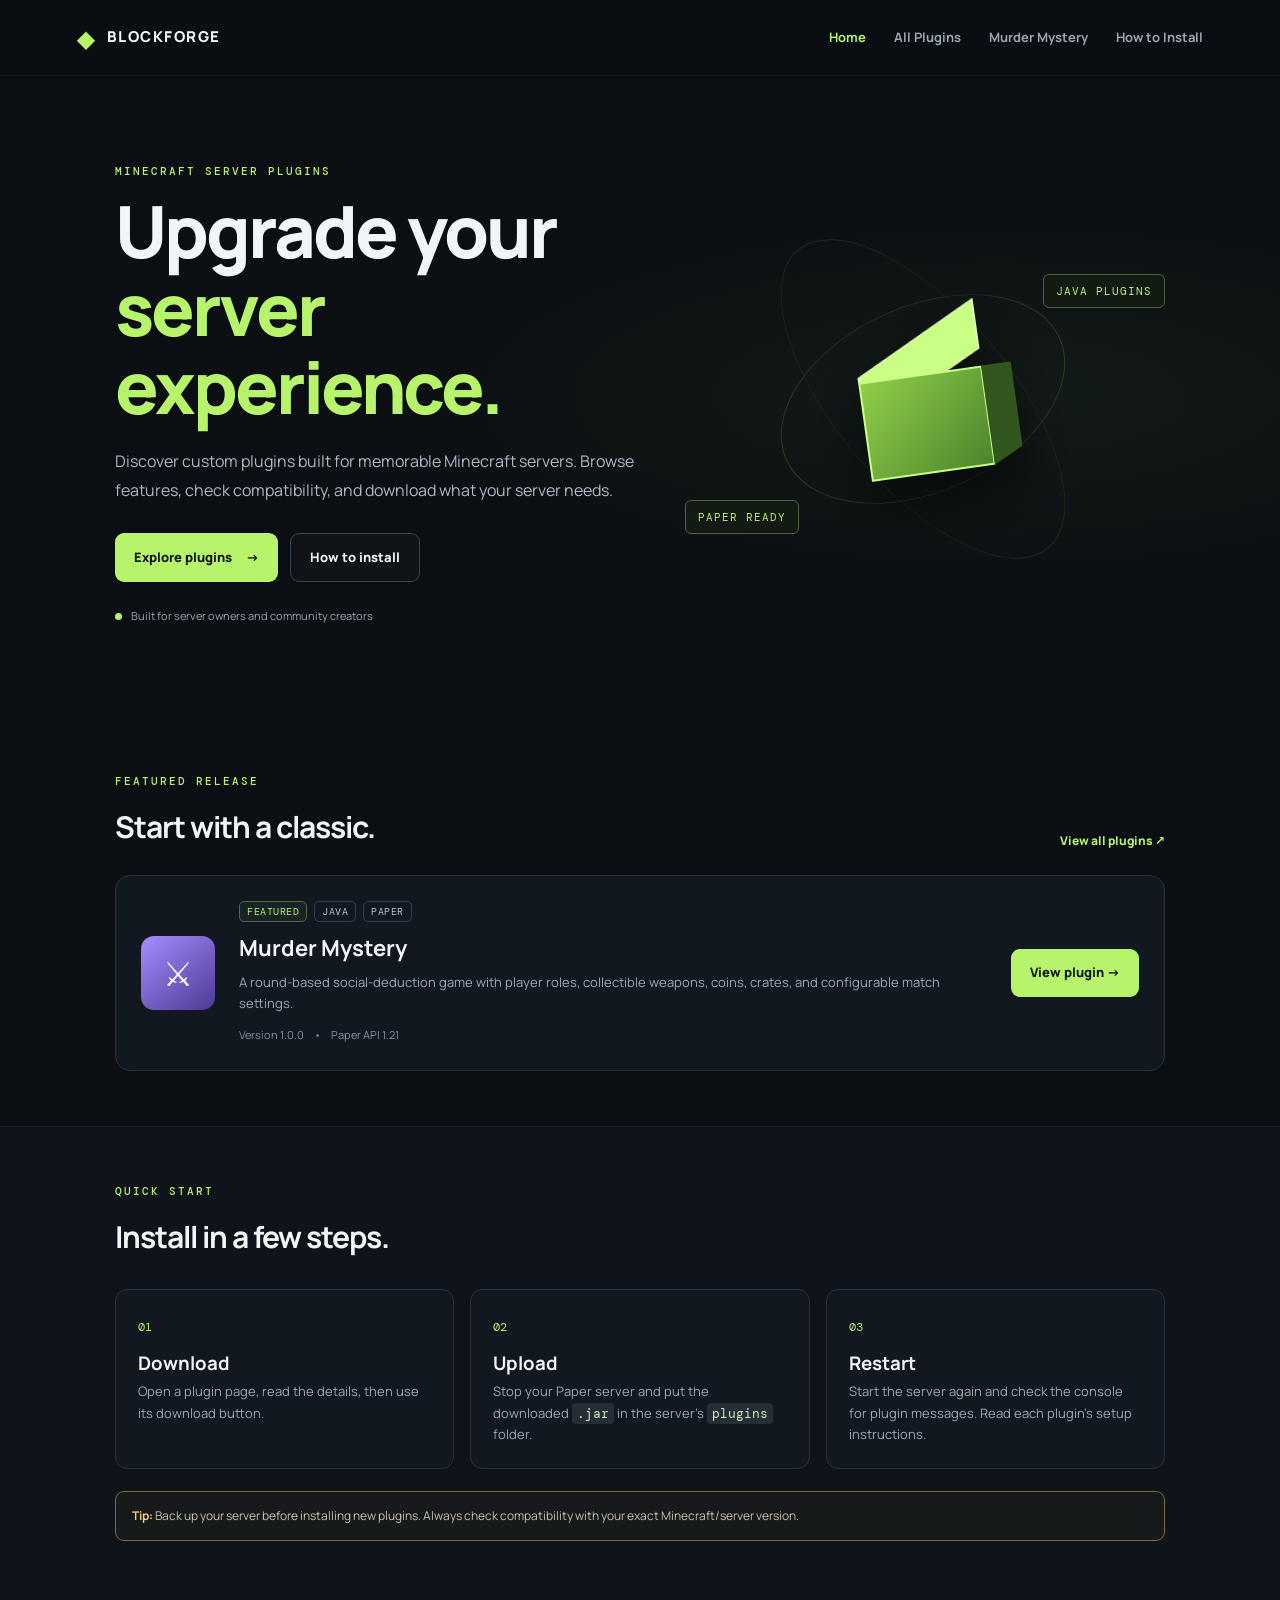
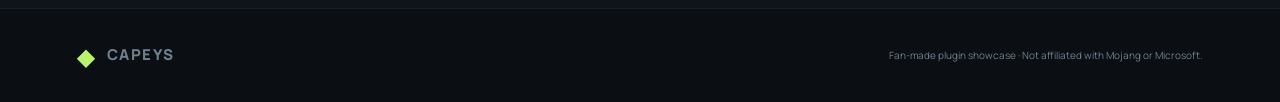
<file: index.html>
<!DOCTYPE html>
<html lang="en">
<head>
  <meta charset="UTF-8">
  <meta name="viewport" content="width=device-width, initial-scale=1">
  <meta name="description" content="Discover Minecraft server plugins made for fun, competitive gameplay.">
  <title>Capeys Plugins</title>
  <link rel="stylesheet" href="style.css">
</head>
<body>
<header class="topbar">
  <a class="brand" href="index.html"><span class="brand-icon">◆</span> BLOCKFORGE</a>
  <button class="menu-toggle" id="menuToggle" aria-label="Toggle navigation">☰</button>
  <nav id="nav">
    <a class="active" href="index.html">Home</a>
    <a href="plugins.html">All Plugins</a>
    <a href="murder-mystery.html">Murder Mystery</a>
    <a href="#how-to">How to Install</a>
  </nav>
</header>
<main>
  <section class="hero">
    <div class="hero-copy">
      <p class="eyebrow">MINECRAFT SERVER PLUGINS</p>
      <h1>Upgrade your<br><span>server experience.</span></h1>
      <p class="lead">Discover custom plugins built for memorable Minecraft servers. Browse features, check compatibility, and download what your server needs.</p>
      <div class="hero-actions"><a class="button primary" href="plugins.html">Explore plugins <span>→</span></a><a class="button secondary" href="#how-to">How to install</a></div>
      <p class="small-note"><span class="green-dot"></span> Built for server owners and community creators</p>
    </div>
    <div class="hero-art" aria-label="Pixel-inspired green block illustration">
      <div class="orbit orbit-one"></div><div class="orbit orbit-two"></div>
      <div class="pixel-cube"><div class="cube-top"></div><div class="cube-front"></div><div class="cube-side"></div></div>
      <div class="float-tag tag-one">JAVA PLUGINS</div><div class="float-tag tag-two">PAPER READY</div>
    </div>
  </section>
  <section class="section">
    <div class="section-heading"><div><p class="eyebrow">FEATURED RELEASE</p><h2>Start with a classic.</h2></div><a class="text-link" href="plugins.html">View all plugins ↗</a></div>
    <article class="plugin-feature">
      <div class="plugin-emblem">⚔</div>
      <div class="plugin-info"><div class="chips"><span class="chip green">FEATURED</span><span class="chip">JAVA</span><span class="chip">PAPER</span></div><h3>Murder Mystery</h3><p>A round-based social-deduction game with player roles, collectible weapons, coins, crates, and configurable match settings.</p><div class="meta"><span>Version 1.0.0</span><span>•</span><span>Paper API 1.21</span></div></div>
      <a class="button primary" href="murder-mystery.html">View plugin →</a>
    </article>
  </section>
  <section class="section install-section" id="how-to">
    <p class="eyebrow">QUICK START</p><h2>Install in a few steps.</h2>
    <div class="steps">
      <div class="step"><span>01</span><h3>Download</h3><p>Open a plugin page, read the details, then use its download button.</p></div>
      <div class="step"><span>02</span><h3>Upload</h3><p>Stop your Paper server and put the downloaded <code>.jar</code> in the server's <code>plugins</code> folder.</p></div>
      <div class="step"><span>03</span><h3>Restart</h3><p>Start the server again and check the console for plugin messages. Read each plugin's setup instructions.</p></div>
    </div>
    <p class="warning"><strong>Tip:</strong> Back up your server before installing new plugins. Always check compatibility with your exact Minecraft/server version.</p>
  </section>
</main>
<footer><a class="brand" href="index.html"><span class="brand-icon">◆</span> CAPEYS</a><span>Fan-made plugin showcase · Not affiliated with Mojang or Microsoft.</span></footer>
<script src="script.js"></script>
</body></html>
</file>
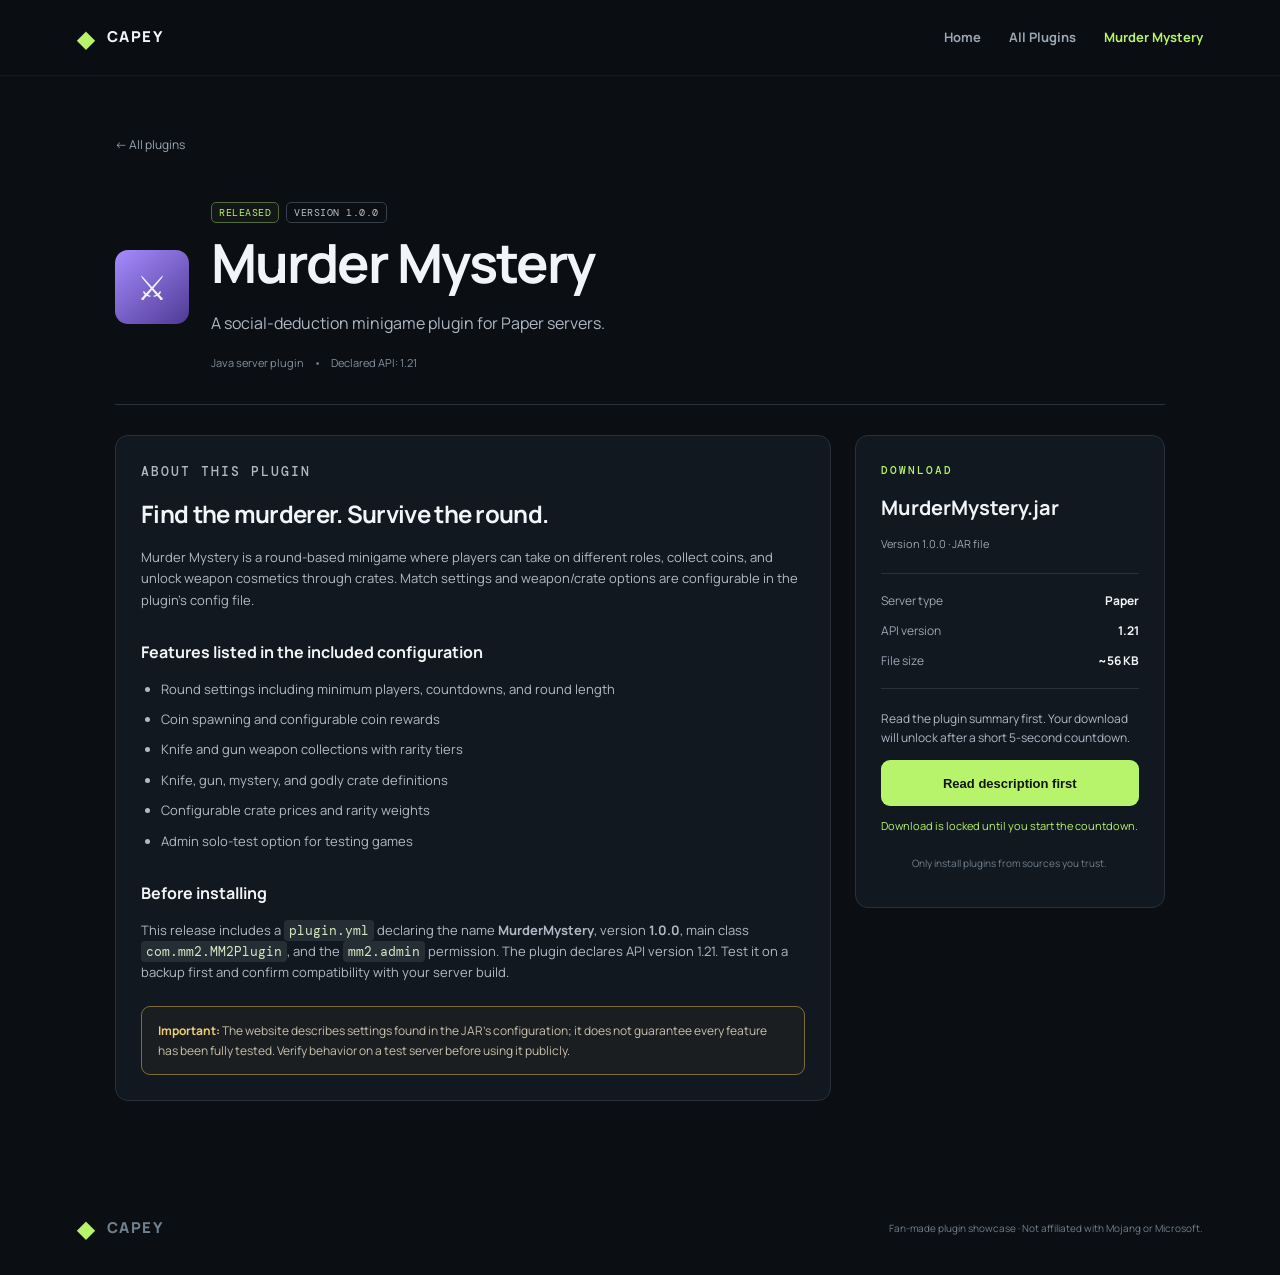
<file: murder-mystery.html>
<!DOCTYPE html>
<html lang="en"><head><meta charset="UTF-8"><meta name="viewport" content="width=device-width, initial-scale=1"><meta name="description" content="Murder Mystery 1.0.0 Minecraft plugin details and download."><title>Murder Mystery 1.0.0 | Capey</title><link rel="stylesheet" href="style.css"></head>
<body><header class="topbar"><a class="brand" href="index.html"><span class="brand-icon">◆</span> CAPEY</a><button class="menu-toggle" id="menuToggle" aria-label="Toggle navigation">☰</button><nav id="nav"><a href="index.html">Home</a><a href="plugins.html">All Plugins</a><a class="active" href="murder-mystery.html">Murder Mystery</a></nav></header>
<main class="page-main">
<a class="back-link" href="plugins.html">← All plugins</a>
<section class="detail-hero"><div class="detail-icon">⚔</div><div><div class="chips"><span class="chip green">RELEASED</span><span class="chip">VERSION 1.0.0</span></div><h1 class="page-title">Murder Mystery</h1><p class="lead">A social-deduction minigame plugin for Paper servers.</p><div class="meta"><span>Java server plugin</span><span>•</span><span>Declared API: 1.21</span></div></div></section>
<div class="detail-layout"><section class="content-panel"><p class="eyebrow">ABOUT THIS PLUGIN</p><h2>Find the murderer. Survive the round.</h2><p>Murder Mystery is a round-based minigame where players can take on different roles, collect coins, and unlock weapon cosmetics through crates. Match settings and weapon/crate options are configurable in the plugin's config file.</p>
<h3>Features listed in the included configuration</h3><ul class="feature-list"><li>Round settings including minimum players, countdowns, and round length</li><li>Coin spawning and configurable coin rewards</li><li>Knife and gun weapon collections with rarity tiers</li><li>Knife, gun, mystery, and godly crate definitions</li><li>Configurable crate prices and rarity weights</li><li>Admin solo-test option for testing games</li></ul>
<h3>Before installing</h3><p>This release includes a <code>plugin.yml</code> declaring the name <strong>MurderMystery</strong>, version <strong>1.0.0</strong>, main class <code>com.mm2.MM2Plugin</code>, and the <code>mm2.admin</code> permission. The plugin declares API version 1.21. Test it on a backup first and confirm compatibility with your server build.</p>
<div class="warning"><strong>Important:</strong> The website describes settings found in the JAR's configuration; it does not guarantee every feature has been fully tested. Verify behavior on a test server before using it publicly.</div>
</section>
<aside class="download-panel"><p class="eyebrow">DOWNLOAD</p><h2>MurderMystery.jar</h2><p class="muted">Version 1.0.0 · JAR file</p><div class="download-facts"><div><span>Server type</span><strong>Paper</strong></div><div><span>API version</span><strong>1.21</strong></div><div><span>File size</span><strong>~56 KB</strong></div></div>
<p class="download-explain">Read the plugin summary first. Your download will unlock after a short 5-second countdown.</p><button id="downloadBtn" class="button primary download-button" data-file="downloads/MurderMystery-1.0.0.jar">Read description first</button><p id="downloadStatus" class="download-status" aria-live="polite">Download is locked until you start the countdown.</p><p class="tiny">Only install plugins from sources you trust.</p></aside></div>
</main><footer><a class="brand" href="index.html"><span class="brand-icon">◆</span> CAPEY</a><span>Fan-made plugin showcase · Not affiliated with Mojang or Microsoft.</span></footer><script src="script.js"></script></body></html>
</file>
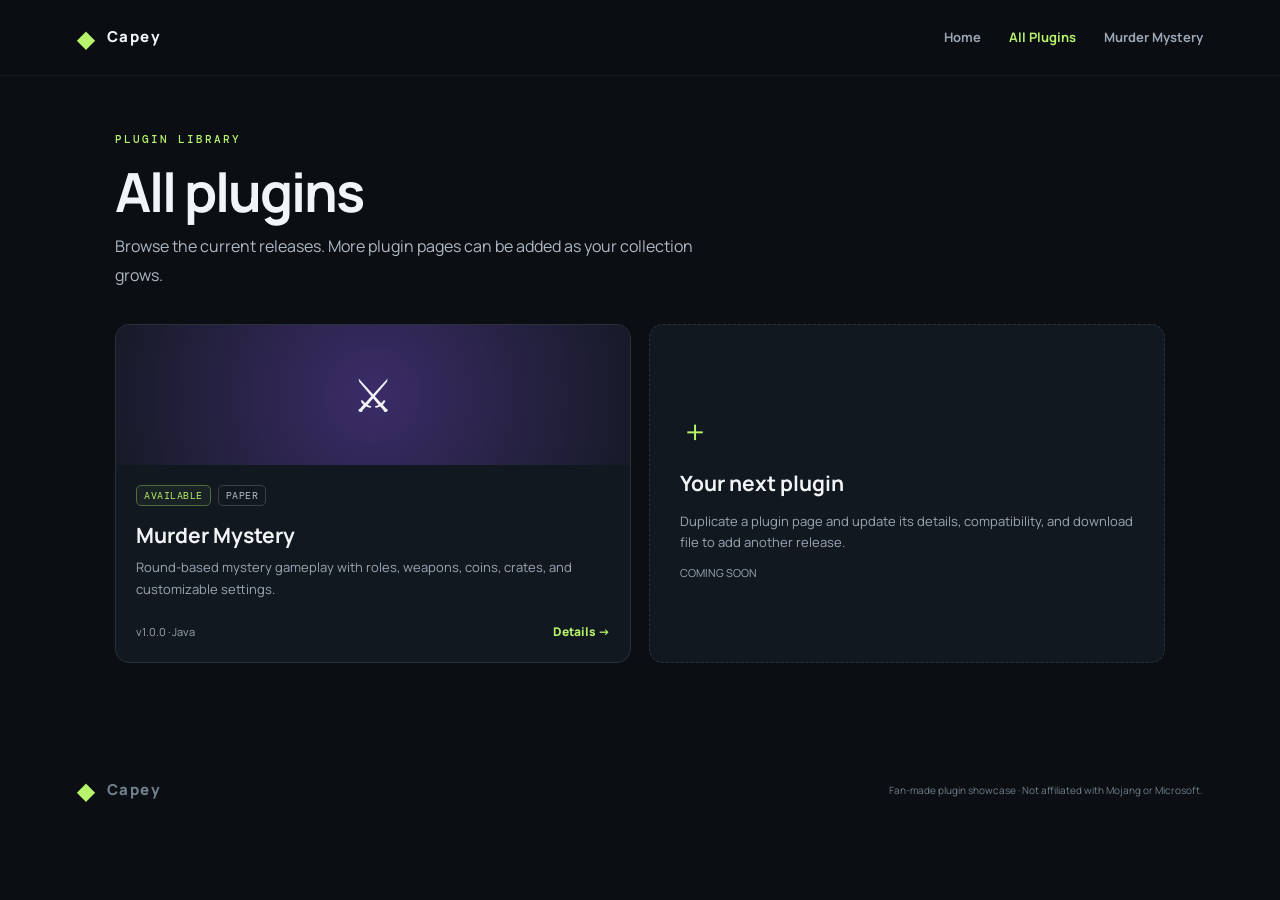
<file: plugins.html>
<!DOCTYPE html>
<html lang="en"><head><meta charset="UTF-8"><meta name="viewport" content="width=device-width, initial-scale=1"><title>All Plugins | Capey</title><link rel="stylesheet" href="style.css"></head>
<body><header class="topbar"><a class="brand" href="index.html"><span class="brand-icon">◆</span> Capey</a><button class="menu-toggle" id="menuToggle" aria-label="Toggle navigation">☰</button><nav id="nav"><a href="index.html">Home</a><a class="active" href="plugins.html">All Plugins</a><a href="murder-mystery.html">Murder Mystery</a></nav></header>
<main class="page-main"><p class="eyebrow">PLUGIN LIBRARY</p><h1 class="page-title">All plugins</h1><p class="lead">Browse the current releases. More plugin pages can be added as your collection grows.</p>
<div class="plugin-grid"><article class="plugin-card"><div class="card-art purple">⚔</div><div class="card-body"><div class="chips"><span class="chip green">AVAILABLE</span><span class="chip">PAPER</span></div><h2>Murder Mystery</h2><p>Round-based mystery gameplay with roles, weapons, coins, crates, and customizable settings.</p><div class="card-bottom"><span class="muted">v1.0.0 · Java</span><a class="text-link" href="murder-mystery.html">Details →</a></div></div></article>
<div class="empty-card"><span class="plus">＋</span><h2>Your next plugin</h2><p>Duplicate a plugin page and update its details, compatibility, and download file to add another release.</p><span class="muted">COMING SOON</span></div></div></main>
<footer><a class="brand" href="index.html"><span class="brand-icon">◆</span> Capey</a><span>Fan-made plugin showcase · Not affiliated with Mojang or Microsoft.</span></footer><script src="script.js"></script></body></html>
</file>
<file: style.css>
@import url('https://fonts.googleapis.com/css2?family=DM+Mono:wght@400;500&family=Manrope:wght@400;500;600;700;800&display=swap');
:root{--bg:#0b0e12;--panel:#121820;--panel2:#171f29;--text:#f2f5f7;--muted:#9ba7b4;--green:#b7f36b;--green2:#8fce48;--line:#29323c;--purple:#a28bff}
*{box-sizing:border-box}html{scroll-behavior:smooth}body{margin:0;background:var(--bg);color:var(--text);font-family:Manrope,system-ui,sans-serif;line-height:1.65}a{color:inherit;text-decoration:none}.topbar{height:76px;padding:0 clamp(20px,6vw,90px);display:flex;align-items:center;justify-content:space-between;border-bottom:1px solid #ffffff0d;background:#0b0e12eF;position:sticky;top:0;z-index:10;backdrop-filter:blur(12px)}.brand{font-weight:800;letter-spacing:1.5px;font-size:15px;display:flex;align-items:center;gap:10px}.brand-icon{color:var(--green);font-size:24px}nav{display:flex;gap:28px}nav a{font-size:13px;color:var(--muted);font-weight:700}nav a:hover,nav a.active{color:var(--green)}.menu-toggle{display:none;background:none;color:white;border:1px solid var(--line);padding:8px 12px;border-radius:8px;font-size:20px}.hero{padding:86px clamp(20px,9vw,135px) 80px;display:grid;grid-template-columns:1.05fr .95fr;align-items:center;gap:30px;min-height:540px;overflow:hidden;background:radial-gradient(ellipse at 78% 50%,#263d284a,transparent 45%)}.eyebrow{font-family:'DM Mono',monospace;color:var(--green);font-size:11px;letter-spacing:2px;font-weight:500;margin:0 0 12px}.hero h1{font-size:clamp(42px,5.7vw,72px);letter-spacing:-3px;line-height:1.08;margin:0 0 22px;font-weight:800}.hero h1 span{color:var(--green)}.lead{color:#aeb9c5;max-width:610px;font-size:16px;line-height:1.8}.hero-actions{display:flex;gap:12px;flex-wrap:wrap;margin-top:28px}.button{display:inline-flex;align-items:center;justify-content:center;gap:14px;padding:13px 19px;border-radius:9px;font-weight:800;font-size:13px;border:0;cursor:pointer;transition:transform .15s,background .15s}.button:hover{transform:translateY(-2px)}.primary{background:var(--green);color:#10160c}.primary:hover{background:#c9ff8c}.secondary{border:1px solid #39434e;color:var(--text);background:#ffffff05}.small-note{margin-top:25px;font-size:11px;color:var(--muted)}.green-dot{display:inline-block;width:7px;height:7px;background:var(--green);border-radius:50%;margin-right:7px}.hero-art{height:340px;position:relative;display:grid;place-items:center}.orbit{position:absolute;border:1px solid #8fd34c35;border-radius:50%;width:300px;height:300px;transform:rotate(-24deg) scaleY(.62)}.orbit-two{width:390px;height:390px;transform:rotate(50deg) scaleY(.45);border-color:#8fd34c20}.pixel-cube{position:relative;width:160px;height:150px;transform:rotate(-8deg);filter:drop-shadow(0 24px 28px #0009)}.cube-top{position:absolute;top:0;left:18px;width:125px;height:78px;background:#c8ff84;transform:skewY(-27deg) scaleY(.65);border:2px solid #e1ffb9}.cube-front{position:absolute;top:50px;left:18px;width:125px;height:100px;background:linear-gradient(135deg,#8fce48,#4d852d);clip-path:polygon(0 0,100% 0,100% 100%,0 100%);border:2px solid #c8ff84}.cube-side{position:absolute;top:50px;left:142px;width:30px;height:100px;background:#31571f;clip-path:polygon(0 0,100% -15%,100% 85%,0 100%)}.float-tag{position:absolute;background:#121a13;border:1px solid #48653b;color:var(--green);font:11px 'DM Mono',monospace;letter-spacing:1px;padding:9px 12px;border-radius:6px}.tag-one{top:45px;right:0}.tag-two{bottom:35px;left:5px}.section{padding:55px clamp(20px,9vw,135px)}.section-heading{display:flex;justify-content:space-between;align-items:end;gap:20px;margin-bottom:24px}.section h2,.install-section h2{font-size:30px;letter-spacing:-1px;margin:0}.text-link{color:var(--green);font-size:12px;font-weight:800}.plugin-feature{display:flex;align-items:center;gap:24px;padding:25px;background:var(--panel);border:1px solid var(--line);border-radius:15px}.plugin-emblem,.detail-icon{width:74px;height:74px;display:grid;place-items:center;border-radius:13px;background:linear-gradient(140deg,#a68cff,#4e3a94);font-size:34px;flex-shrink:0}.plugin-info{flex:1}.plugin-info h3{margin:8px 0 3px;font-size:22px}.plugin-info p,.plugin-card p,.empty-card p{color:var(--muted);font-size:13px;margin:5px 0 10px}.chips{display:flex;gap:7px;flex-wrap:wrap}.chip{font:10px 'DM Mono',monospace;color:#b6c1cb;border:1px solid #35404b;border-radius:5px;padding:3px 7px;letter-spacing:.5px}.chip.green{color:var(--green);border-color:#516b3d;background:#b7f36b0b}.meta{display:flex;gap:10px;flex-wrap:wrap;color:#85919e;font-size:11px;margin-top:12px}.install-section{background:#0f141a;border-top:1px solid #ffffff0a;border-bottom:1px solid #ffffff0a}.steps{display:grid;grid-template-columns:repeat(3,1fr);gap:16px;margin-top:28px}.step{padding:22px;background:var(--panel);border:1px solid var(--line);border-radius:12px}.step>span{font:12px 'DM Mono',monospace;color:var(--green)}.step h3{margin:9px 0 3px}.step p{font-size:13px;color:var(--muted);margin:0}.warning{border:1px solid #7d6b3a;background:#d4a83b0b;padding:14px 16px;border-radius:9px;color:#c8c1ae;font-size:12px;margin-top:22px}.warning strong{color:#f0cf78}code{background:#252d35;border-radius:4px;padding:2px 5px;font-family:'DM Mono',monospace;color:#d4e7bf}footer{display:flex;align-items:center;justify-content:space-between;gap:20px;padding:27px clamp(20px,6vw,90px);color:#71808d;font-size:10px}.page-main{padding:54px clamp(20px,9vw,135px) 80px;min-height:70vh}.page-title{font-size:clamp(36px,5vw,54px);letter-spacing:-2px;line-height:1.15;margin:0 0 10px}.page-main>.lead{margin-top:8px}.plugin-grid{display:grid;grid-template-columns:repeat(2,minmax(0,1fr));gap:18px;margin-top:34px}.plugin-card,.empty-card{border:1px solid var(--line);border-radius:14px;overflow:hidden;background:var(--panel)}.card-art{height:140px;display:grid;place-items:center;font-size:46px;background:radial-gradient(circle,#3b2c68,#171a27)}.card-body{padding:20px}.card-body h2,.empty-card h2{font-size:21px;margin:12px 0 5px}.card-bottom{display:flex;align-items:center;justify-content:space-between;margin-top:22px}.muted{color:var(--muted);font-size:11px}.empty-card{border-style:dashed;padding:30px;display:flex;flex-direction:column;align-items:flex-start;justify-content:center;min-height:280px}.plus{color:var(--green);font-size:30px}.back-link{display:inline-block;color:var(--muted);font-size:12px;margin-bottom:25px}.back-link:hover{color:var(--green)}.detail-hero{display:flex;align-items:center;gap:22px;padding:22px 0 32px;border-bottom:1px solid var(--line)}.detail-hero .page-title{margin-top:8px}.detail-layout{display:grid;grid-template-columns:minmax(0,1fr) 310px;gap:24px;margin-top:30px;align-items:start}.content-panel,.download-panel{background:var(--panel);border:1px solid var(--line);border-radius:13px;padding:25px}.content-panel h2{font-size:24px;letter-spacing:-.7px;margin:0 0 12px}.content-panel h3{font-size:16px;margin:28px 0 8px}.content-panel p{color:#b0bbc5;font-size:13px}.feature-list{padding-left:20px;color:#b0bbc5;font-size:13px}.feature-list li{margin:9px 0}.download-panel{position:sticky;top:96px}.download-panel h2{font-size:20px;margin:4px 0}.download-facts{border-top:1px solid var(--line);border-bottom:1px solid var(--line);padding:12px 0;margin:20px 0}.download-facts div{display:flex;justify-content:space-between;padding:5px 0;font-size:12px}.download-facts span{color:var(--muted)}.download-facts strong{font-weight:700}.download-explain{font-size:12px;color:#aeb9c5}.download-button{width:100%;min-height:46px}.download-button:disabled{cursor:wait;background:#3b4b31;color:#c0d3b1;transform:none}.download-status{font-size:11px;color:var(--green);min-height:18px}.tiny{font-size:10px;color:#71808d;text-align:center;margin-top:20px}@media(max-width:760px){.topbar{height:66px}.menu-toggle{display:block}nav{display:none;position:absolute;top:65px;left:0;right:0;padding:18px 22px;background:#10151b;border-bottom:1px solid var(--line);flex-direction:column;gap:17px}nav.open{display:flex}.hero{grid-template-columns:1fr;padding-top:62px;gap:0}.hero-art{height:280px;order:-1}.hero h1{letter-spacing:-2px}.tag-one{right:8%}.section-heading{align-items:start;flex-direction:column}.plugin-feature{align-items:flex-start;flex-wrap:wrap}.plugin-feature>.button{width:100%}.steps,.plugin-grid{grid-template-columns:1fr}.detail-layout{grid-template-columns:1fr}.download-panel{position:static;order:-1}.detail-hero{align-items:flex-start}.detail-icon{width:60px;height:60px}footer{align-items:flex-start;flex-direction:column}.page-main{padding-top:35px}}
</file>
